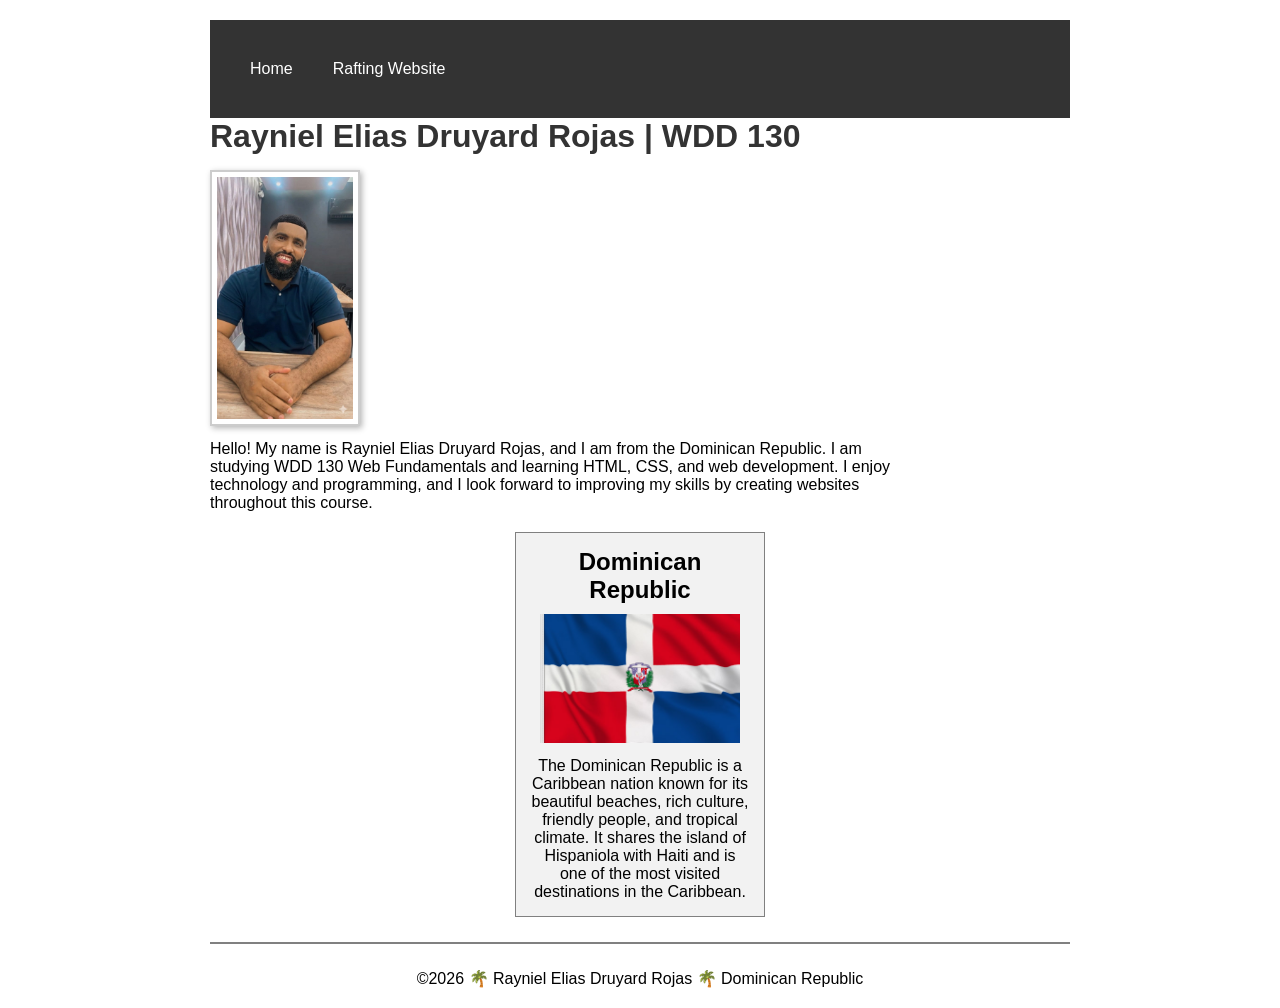
<file: index.html>
<!DOCTYPE html>
<html lang="en-US">

<head>
  <meta charset="UTF-8">
  <meta name="viewport" content="width=device-width, initial-scale=1.0">
  <title>Rayniel Elias Druyard Rojas | WDD 130</title>
  <meta name="description"
    content="Home page for Rayniel Elias Druyard Rojas in WDD 130 at BYU-Idaho. This site highlights my web development journey and skills.">
  <meta name="author" content="Rayniel Elias Druyard Rojas">
  <link rel="stylesheet" href="styles/styles.css">
</head>

<body>

  <header>
    <nav>
      <a href="#">Home</a>
      <a href="wwr/">Rafting Website</a>
    </nav>
  </header>

  <main>

    <h1>Rayniel Elias Druyard Rojas | WDD 130</h1>

    <img src="images/profile.jpg" alt="Rayniel Elias Druyard Rojas">

    <p>
      Hello! My name is Rayniel Elias Druyard Rojas, and I am from the Dominican Republic.
      I am studying WDD 130 Web Fundamentals and learning HTML, CSS, and web development.
      I enjoy technology and programming, and I look forward to improving my skills by creating
      websites throughout this course.
    </p>

  </main>

  <aside>
    <h2>Dominican Republic</h2>

    <img src="images/dominican-republic.jpg" alt="Flag of the Dominican Republic">

    <p>
      The Dominican Republic is a Caribbean nation known for its beautiful beaches,
      rich culture, friendly people, and tropical climate. It shares the island of
      Hispaniola with Haiti and is one of the most visited destinations in the Caribbean.
    </p>
  </aside>

  <footer>
    <p>©2026 🌴 Rayniel Elias Druyard Rojas 🌴 Dominican Republic</p>
  </footer>

</body>

</html>
</file>
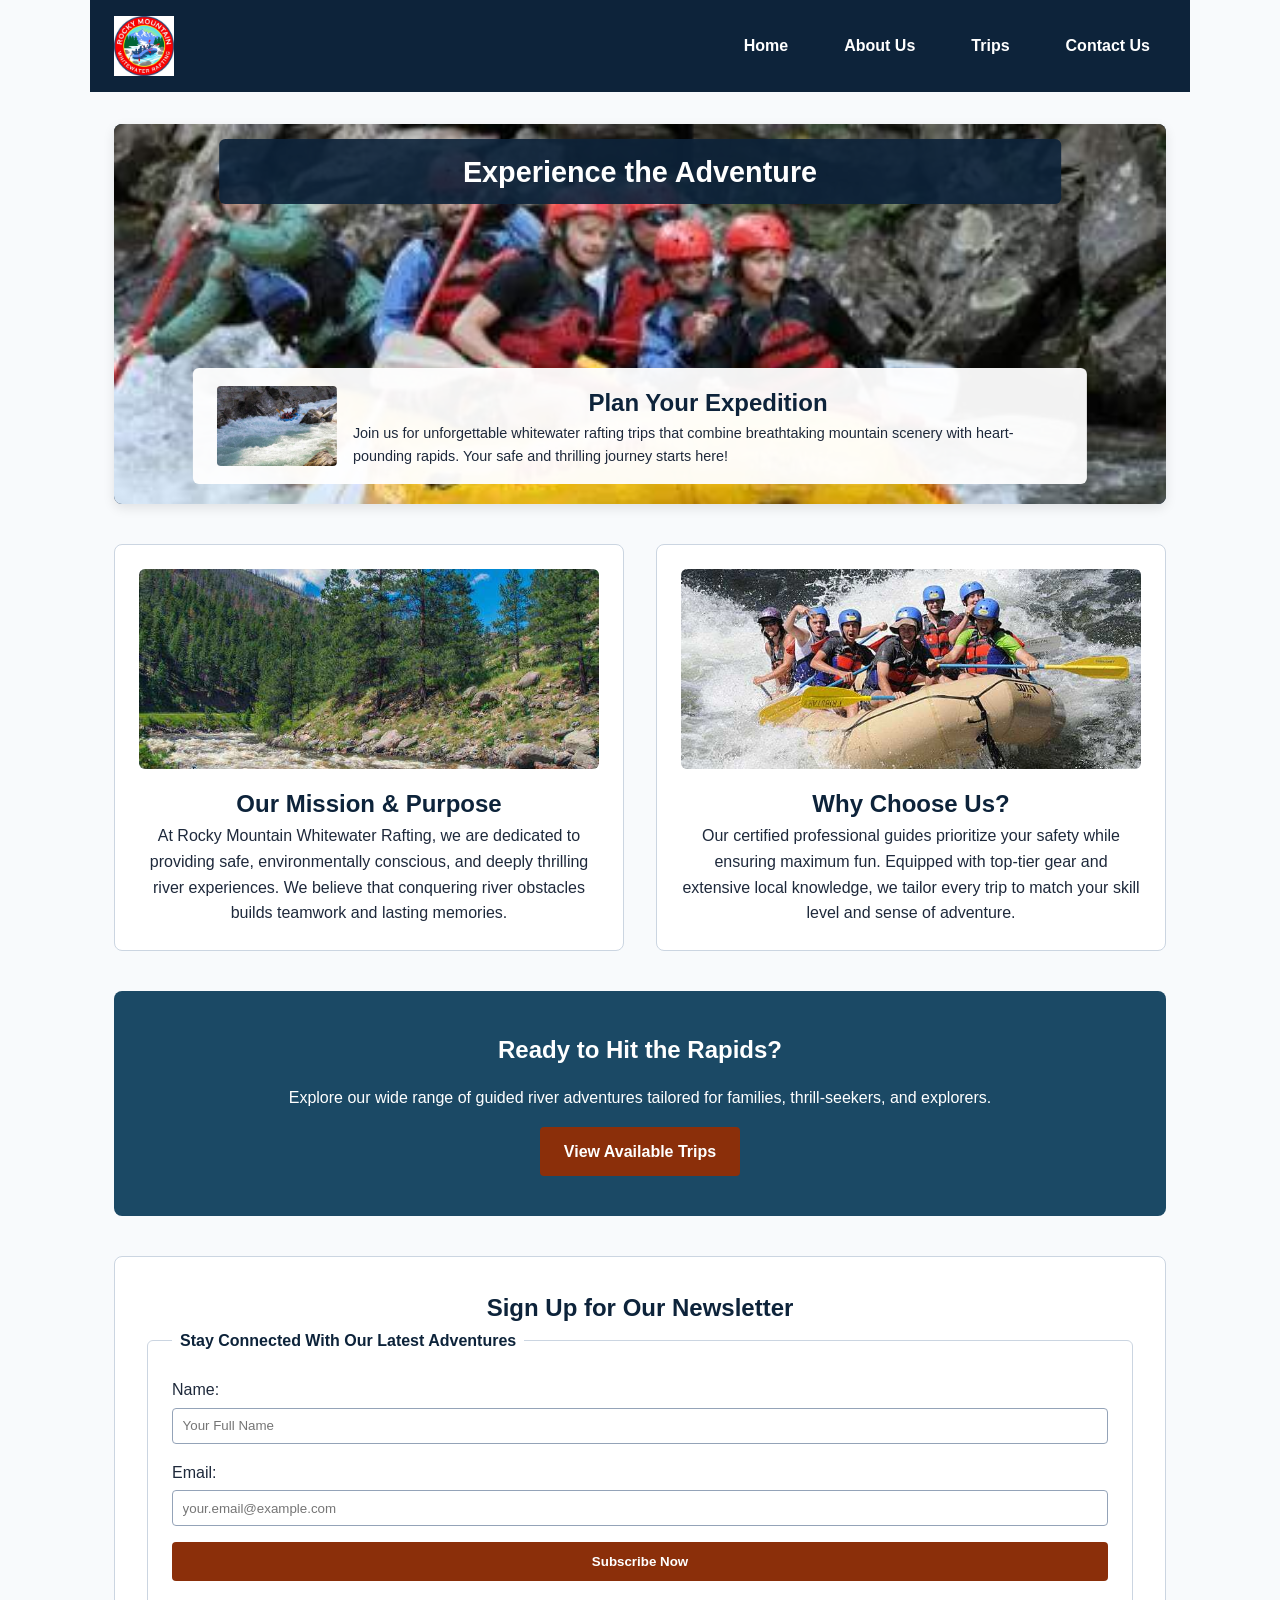
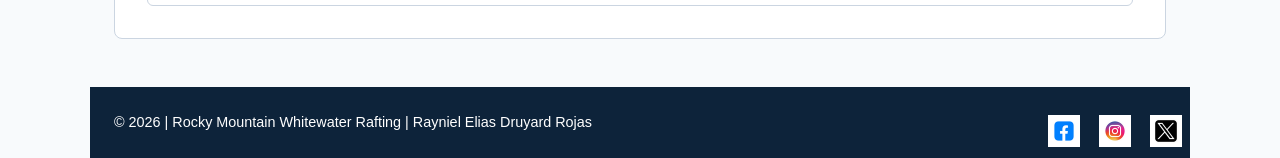
<file: wwr/index.html>
<!DOCTYPE html>
<html lang="en-US">
<head>
    <meta charset="utf-8">
    <meta name="viewport" content="width=device-width, initial-scale=1.0">
    <title>Home | Rocky Mountain Whitewater Rafting</title>
    <meta name="description" content="Welcome to Rocky Mountain Whitewater Rafting. Book your ultimate river adventure, explore trip options, and join our newsletter today.">
    <meta name="author" content="Rayniel Elias Druyard Rojas">
    <link rel="stylesheet" href="styles/rafting.css">
</head>
<body>
    <header>
        <img src="images/logo.png" alt="Rocky Mountain Whitewater Rafting Logo" class="logo">
        <nav>
            <a href="index.html">Home</a>
            <a href="about.html">About Us</a>
            <a href="trips.html">Trips</a>
            <a href="contact.html">Contact Us</a>
        </nav>
    </header>

    <main>
        <!-- Hero Section con Titulo Flotante y Tarjeta Descriptiva -->
        <div class="hero">
            <img src="images/hero.jpg" alt="Whitewater rafting adventure team braving river rapids">
            <h1>Experience the Adventure</h1>
            <article class="hero-card">
                <img src="images/rafting1.jpg" alt="Small raft thumbnail">
                <div class="hero-card-content">
                    <h2>Plan Your Expedition</h2>
                    <p>Join us for unforgettable whitewater rafting trips that combine breathtaking mountain scenery with heart-pounding rapids. Your safe and thrilling journey starts here!</p>
                </div>
            </article>
        </div>

        <!-- Secciones en CSS Grid (2 Columnas con Imagenes y Texto) -->
        <section class="home-grid">
            <div class="card">
                <img src="images/rafting2.jpg" alt="Scenic river surrounded by pine trees">
                <h2>Our Mission & Purpose</h2>
                <p>At Rocky Mountain Whitewater Rafting, we are dedicated to providing safe, environmentally conscious, and deeply thrilling river experiences. We believe that conquering river obstacles builds teamwork and lasting memories.</p>
            </div>
            <div class="card">
                <img src="images/rafting3.jpg" alt="Rafting team navigating intense rapids together">
                <h2>Why Choose Us?</h2>
                <p>Our certified professional guides prioritize your safety while ensuring maximum fun. Equipped with top-tier gear and extensive local knowledge, we tailor every trip to match your skill level and sense of adventure.</p>
            </div>
        </section>

        <!-- Banner Call to Action (CTA) -->
        <section class="cta-banner">
            <h2>Ready to Hit the Rapids?</h2>
            <p>Explore our wide range of guided river adventures tailored for families, thrill-seekers, and explorers.</p>
            <a href="trips.html" class="btn">View Available Trips</a>
        </section>

        <!-- Formulario Newsletter -->
        <section class="newsletter-section">
            <h2>Sign Up for Our Newsletter</h2>
            <form class="newsletter-form">
                <fieldset>
                    <legend>Stay Connected With Our Latest Adventures</legend>
                    <div class="form-item">
                        <label for="user-name">Name:</label>
                        <input type="text" id="user-name" name="user-name" placeholder="Your Full Name" required>
                    </div>
                    <div class="form-item">
                        <label for="user-email">Email:</label>
                        <input type="email" id="user-email" name="user-email" placeholder="your.email@example.com" required>
                    </div>
                    <button type="submit" class="btn">Subscribe Now</button>
                </fieldset>
            </form>
        </section>
    </main>

    <footer>
        <p>© 2026 | Rocky Mountain Whitewater Rafting | Rayniel Elias Druyard Rojas</p>
        <nav class="socialmedia">
            <a href="https://facebook.com" target="_blank"><img src="images/facebook.png" alt="Facebook Icon"></a>
            <a href="https://instagram.com" target="_blank"><img src="images/instagram.png" alt="Instagram Icon"></a>
            <a href="https://x.com" target="_blank"><img src="images/x-logo.png" alt="X / Twitter Icon"></a>
        </nav>
    </footer>
</body>
</html>
</file>
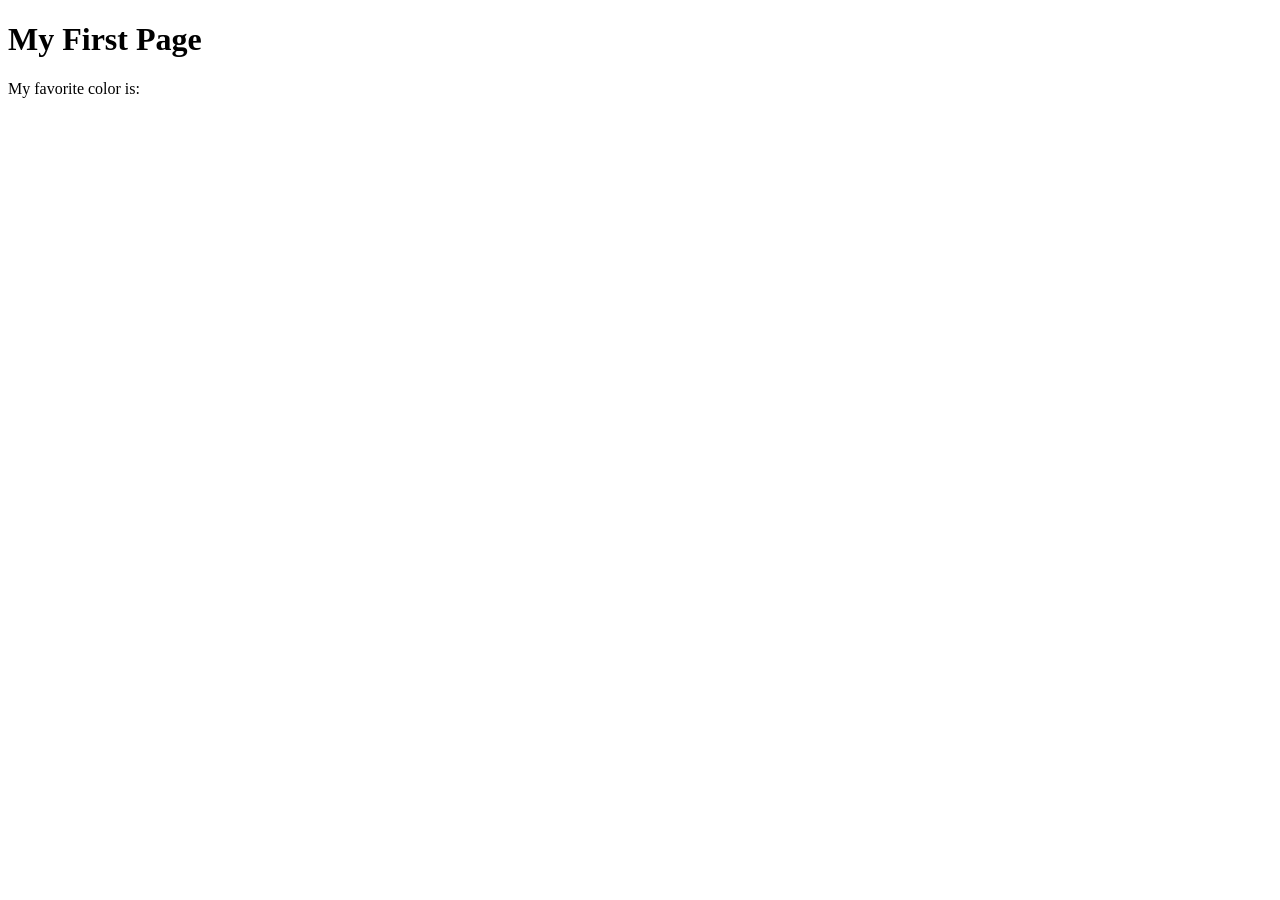
<file: week01/first-page.html>
<!DOCTYPE html>
<html lang="en">
<head>
    <meta charset="UTF-8">
    <meta name="viewport" content="width=device-width, initial-scale=1.0">
    <title>My First Page</title>
</head>
<body>
    <h1>My First Page</h1>
    <p>My favorite color is: </p>
</body>
</html>
</file>
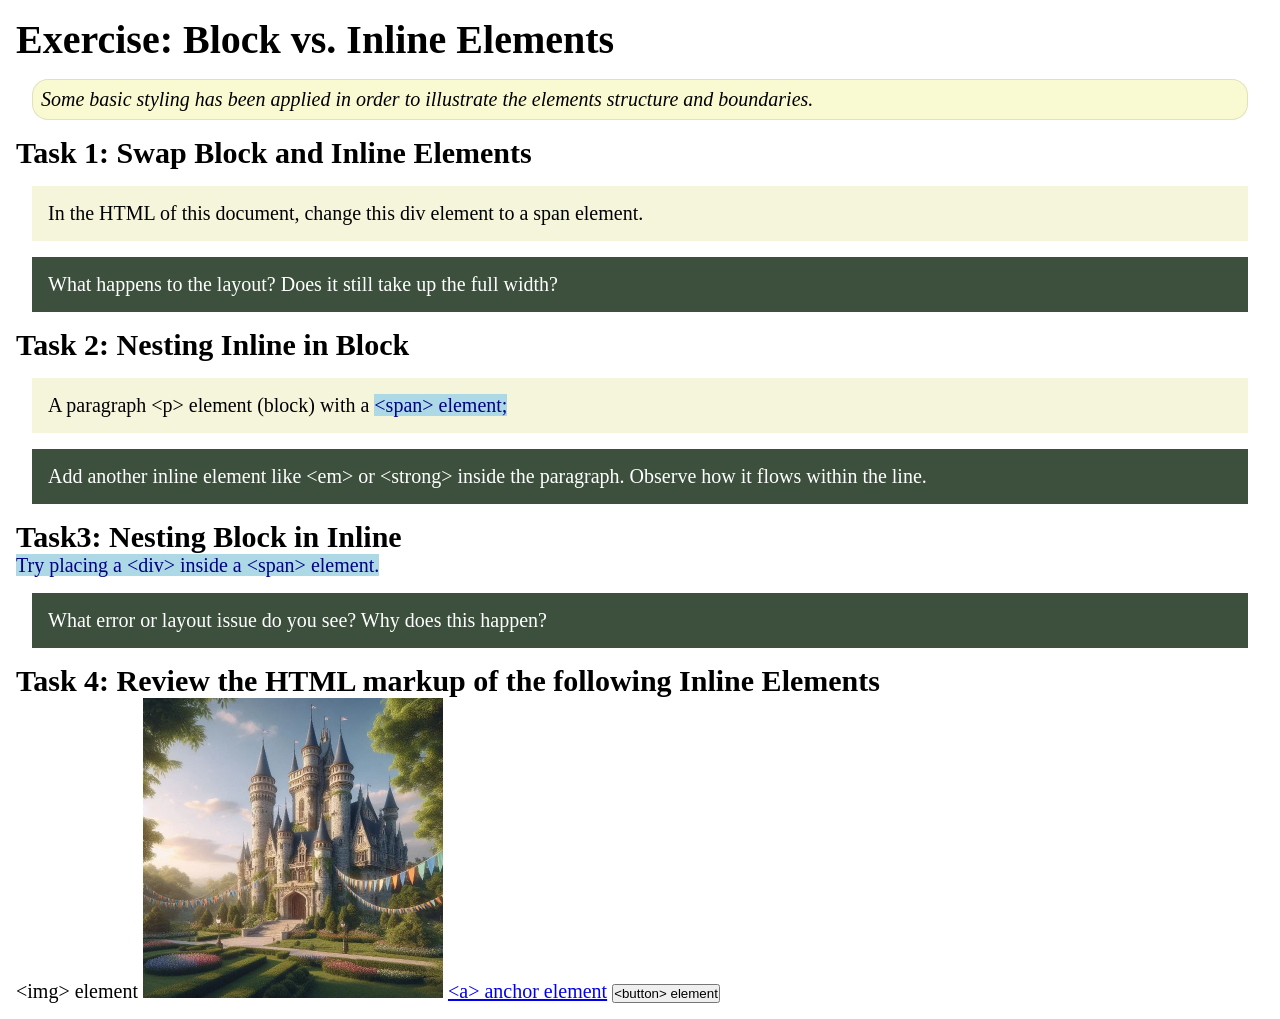
<file: week02/block-vs-inline.html>
<!DOCTYPE html>
<html lang="en">

<head>
    <meta charset="UTF-8">
    <meta name="viewport" content="width=device-width, initial-scale=1.0">
    <title>Exercise: Block vs. Inline Elements</title>
    <link rel="stylesheet" href="styles/block-vs-inline.css">
</head>

<body>
    <main>
        <h1>Exercise: Block vs. Inline Elements</h1>
        <p class="note">Some basic styling has been applied in order to illustrate the elements structure and
            boundaries.</p>

        <h2>Task 1: Swap Block and Inline Elements</h2>
        <div>In the HTML of this document, change this div element to a span element.</div>

        <p class="question">What happens to the layout? Does it still take up the full width?</p>

        <h2>Task 2: Nesting Inline in Block</h2>
        <p>A paragraph &lt;p&gt; element (block) with a <span>&lt;span&gt; element;</span></p>
        <p class="question">Add another inline element like &lt;em&gt; or &lt;strong&gt; inside the paragraph. Observe
            how it flows within the line.</p>

        <h2>Task3: Nesting Block in Inline</h2>
        <span>Try placing a &lt;div&gt; inside a &lt;span&gt; element.</span>
            <p class="question">What error or layout issue do you see? Why does this happen?</p>


            <h2>Task 4: Review the HTML markup of the following Inline Elements</h2>
        &lt;img&gt; element
        <img src="images/castle.webp" alt="placeholder image (images are inline)" width="300" height="300">
        <a href="https://churchofjesuschrist.org">&lt;a&gt; anchor element</a>
        <button type="button">&lt;button&gt; element</button>
    </main>
</body>

</html>
</file>
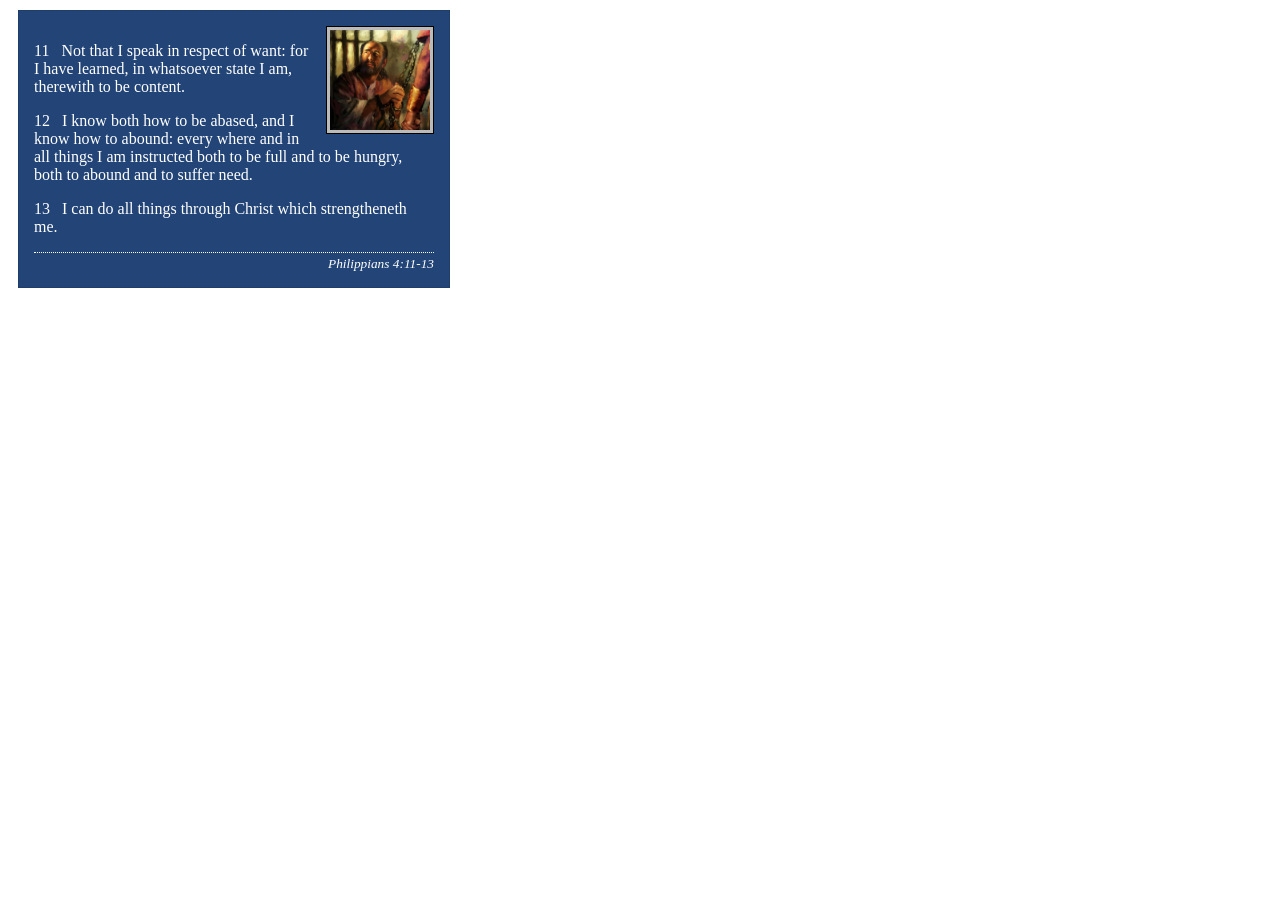
<file: week02/box-model-solution.html>
<!DOCTYPE html>
<html lang="en">
<head>
    <meta charset="UTF-8">
    <meta name="viewport" content="width=device-width, initial-scale=1.0">
    <title>Box Model Activity</title>
    <link rel="stylesheet" href="styles/box-model-solution.css">
</head>
<body>
    <main>
        <div class="callout">
            <img src="images/apostle-paul-imprisoned.webp" alt="Paul the Apostle - Imprisoned in Rome" width="200" height="200">
            <blockquote>
                <p>11 &nbsp; Not that I speak in respect of want: for I have learned, in whatsoever state I am, therewith to be content.</p>
                <p>12 &nbsp; I know both how to be abased, and I know how to abound: every where and in all things I am instructed both to be full and to be hungry, both to abound and to suffer need.</p>
                <p>13 &nbsp; I can do all things through Christ which strengtheneth me.</p>
            </blockquote>
            <cite>Philippians 4:11-13</cite>
        </div>
    </main>
</body>
</html>
</file>
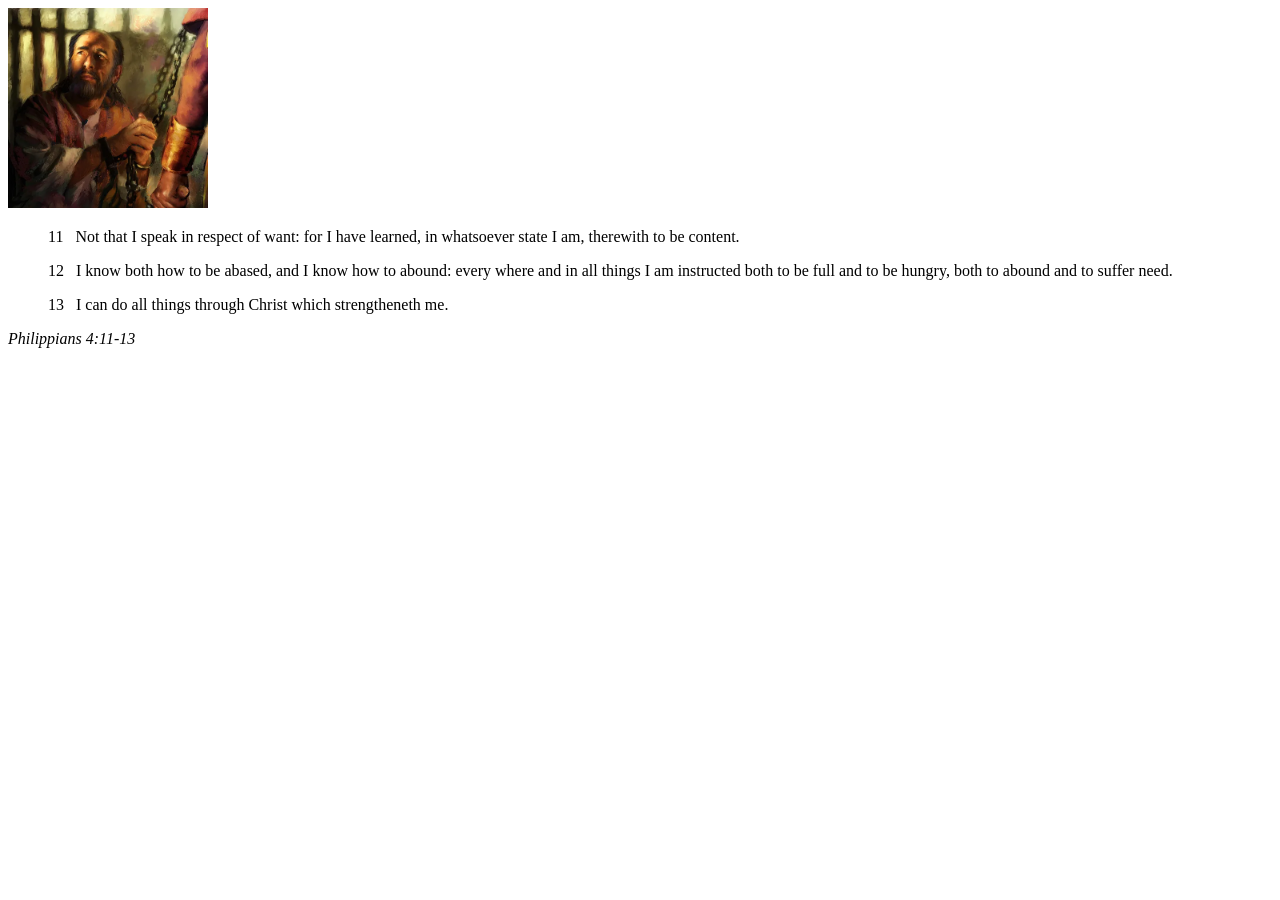
<file: week02/box-model.html>
<!DOCTYPE html>
<html lang="en">
<head>
    <meta charset="UTF-8">
    <meta name="viewport" content="width=device-width, initial-scale=1.0">
    <title>Box Model Activity</title>
</head>
<body>
    <main>
        <div class="callout">
            <img src="images/apostle-paul-imprisoned.webp" alt="Paul the Apostle - Imprisoned in Rome" width="200" height="200">
            <blockquote>
                <p>11 &nbsp; Not that I speak in respect of want: for I have learned, in whatsoever state I am, therewith to be content.</p>
                <p>12 &nbsp; I know both how to be abased, and I know how to abound: every where and in all things I am instructed both to be full and to be hungry, both to abound and to suffer need.</p>
                <p>13 &nbsp; I can do all things through Christ which strengtheneth me.</p>
            </blockquote>
            <cite>Philippians 4:11-13</cite>
        </div>
    </main>
</body>
</html>
</file>
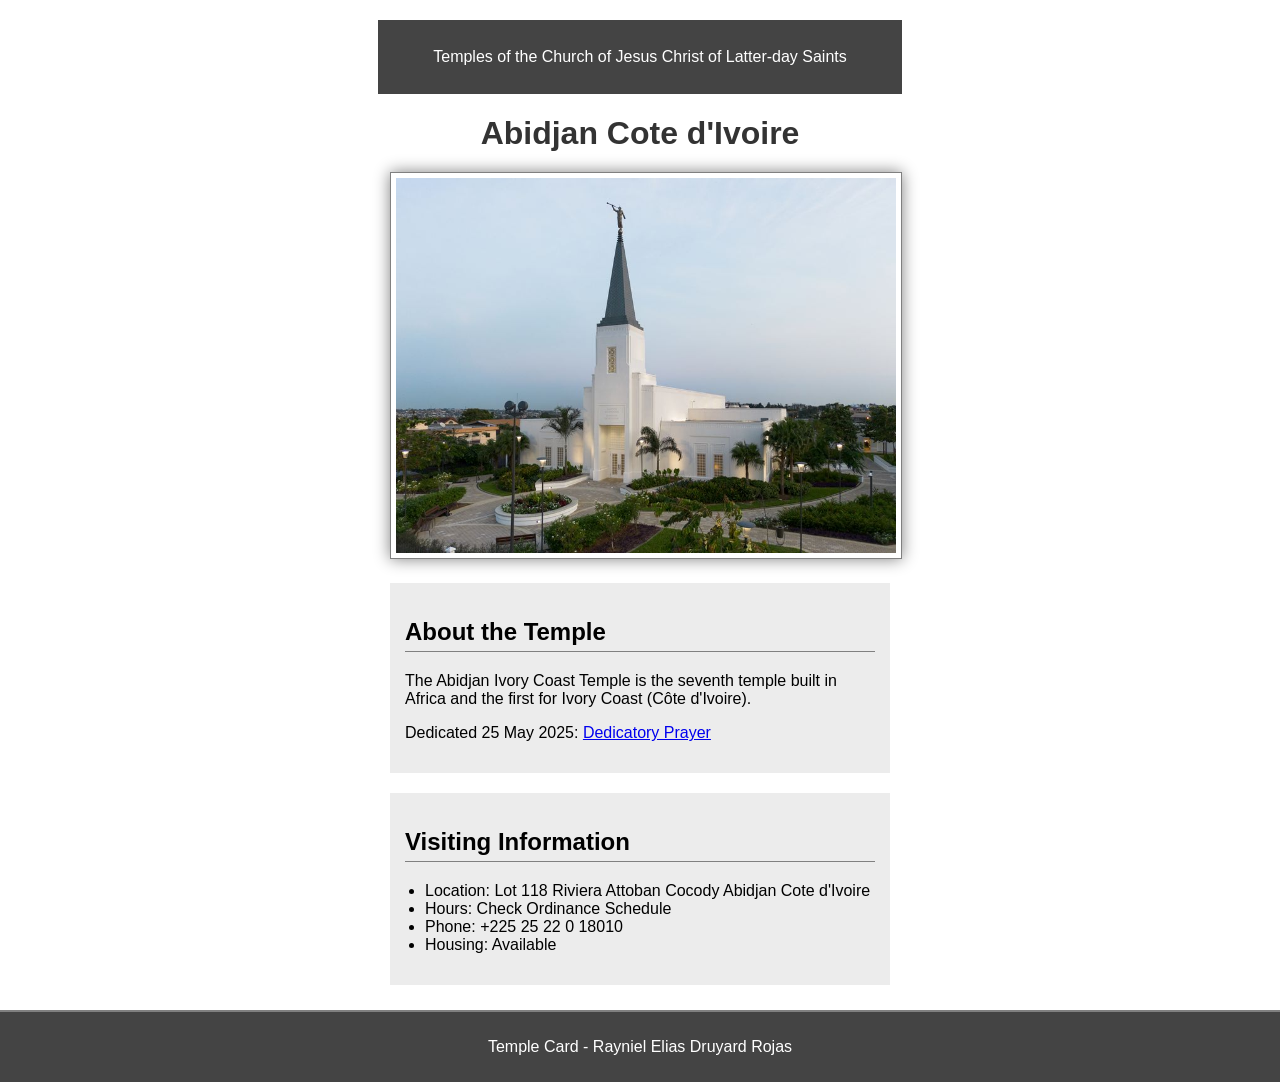
<file: week02/temple.html>
<!DOCTYPE html>
<html lang="en">

<head>
    <meta charset="UTF-8">
    <meta name="viewport" content="width=device-width, initial-scale=1.0">
    <title>Temple Card - Abidjan Cote d'Ivoire</title>
    <link rel="stylesheet" href="styles/temple.css">
</head>

<body>
    <header>
        <p>Temples of the Church of Jesus Christ of Latter-day Saints</p>
    </header>
    <main>
        <h1>Abidjan Cote d'Ivoire</h1>
        <picture>
            <img src="images/abidjan-ivory-coast.jpeg" alt="Abidjan Cote d'Ivoire Temple">
        </picture>
        <section>
            <h2>About the Temple</h2>
            <p>The Abidjan Ivory Coast Temple is the seventh temple built in Africa and the first
                for Ivory Coast (Côte
                d'Ivoire).</p>
            <p>Dedicated 25 May 2025: <a
                  href="https://www.churchofjesuschrist.org/temples/dedicatory-prayer/abidjan-ivory-coast-temple/2025-05-25?lang=eng"
                  target="_blank" rel="noopener noreferrer">Dedicatory Prayer</a></p>
        </section>
        <section>
            <h2>Visiting Information</h2>
            <ul>
                <li>Location: Lot 118 Riviera Attoban Cocody Abidjan Cote d'Ivoire</li>
                <li>Hours: Check Ordinance Schedule</li>
                <li>Phone: +225 25 22 0 18010</li>
                <li>Housing: Available</li>
            </ul>
        </section>
    </main>
    <footer>
        <p>Temple Card - Rayniel Elias Druyard Rojas</p>
    </footer>
</body>

</html>
</file>
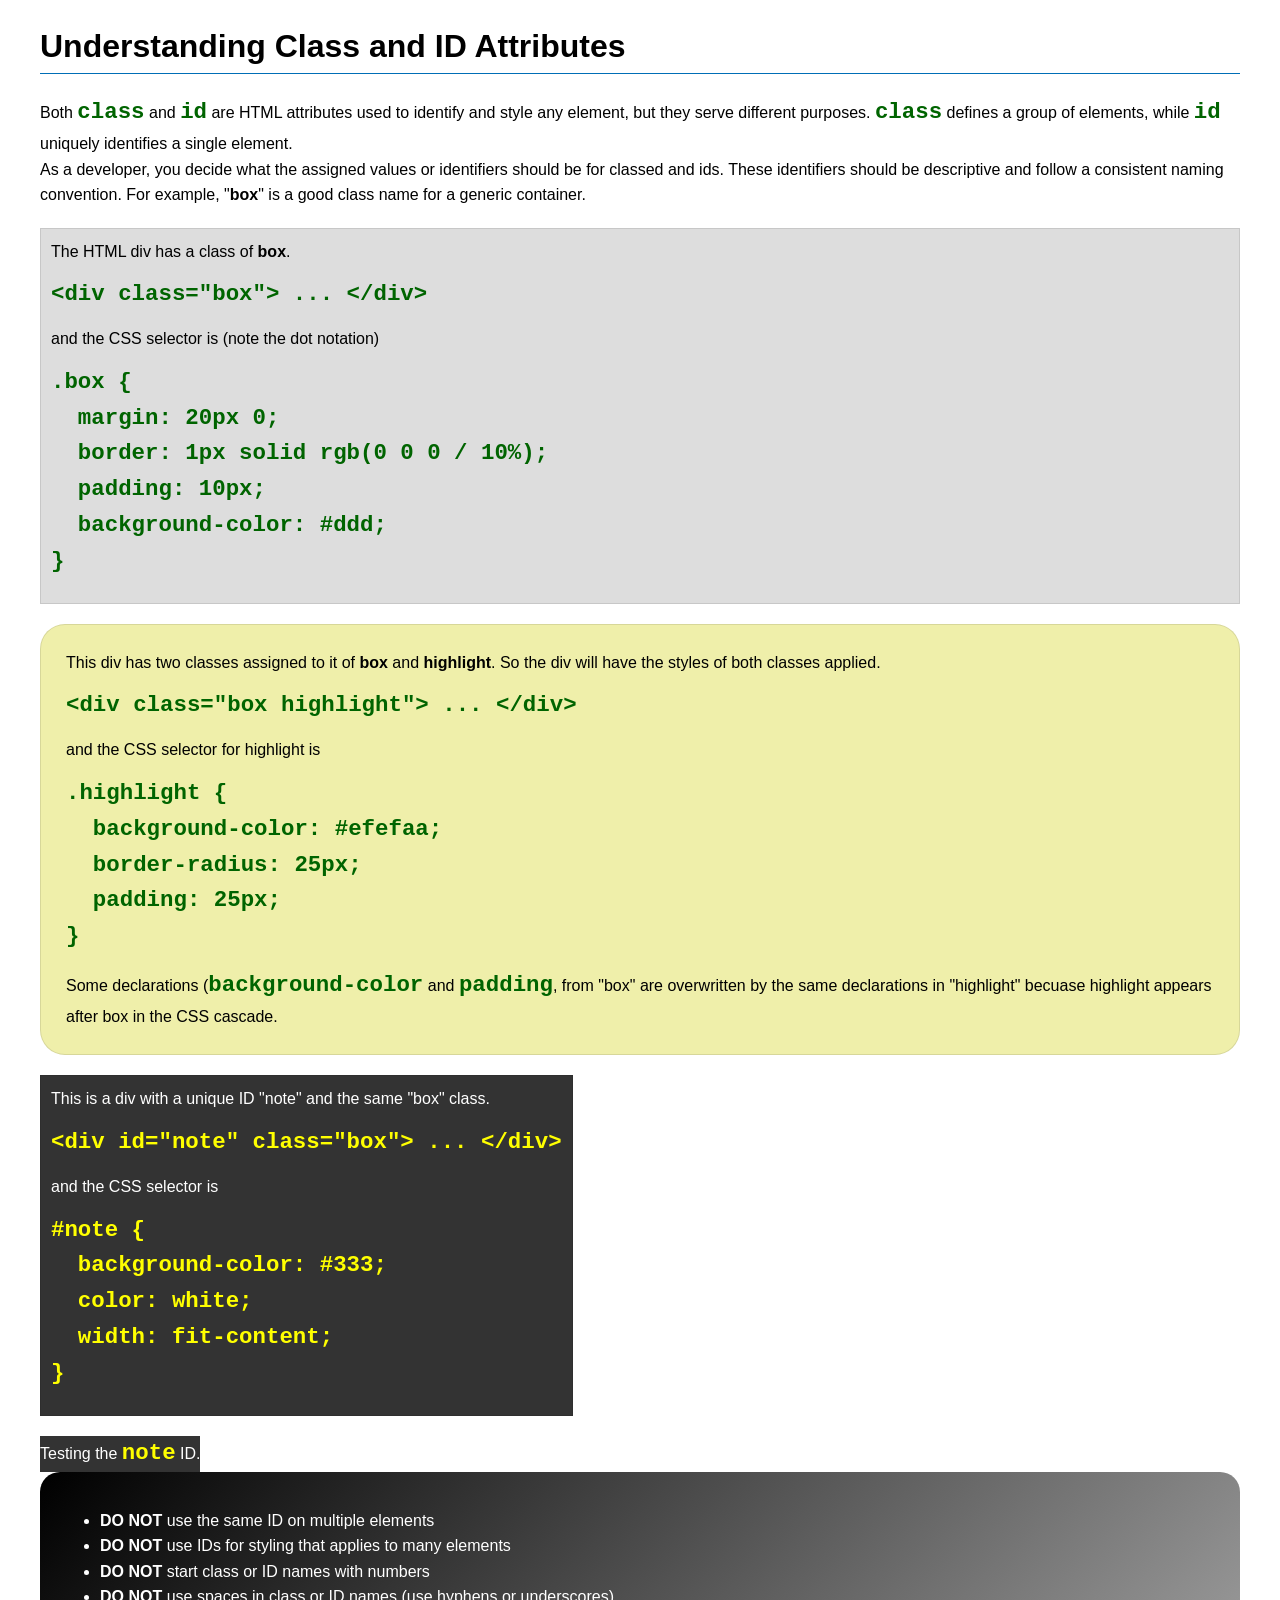
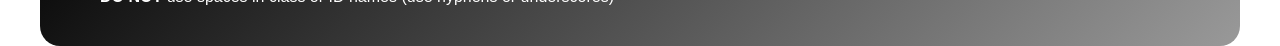
<file: week03/class-and-id.html>
<!DOCTYPE html>
<html lang="en">

<head>
    <meta charset="UTF-8">
    <meta name="viewport" content="width=device-width, initial-scale=1.0">
    <title>Class vs ID Attributes</title>
    <link rel="stylesheet" href="styles/class-and-id.css">
</head>

<body>
    <h1>Understanding Class and ID Attributes</h1>
    <p>Both <code>class</code> and <code>id</code> are HTML attributes used to identify and style any element, but they
        serve different purposes. <code>class</code> defines a group of elements, while <code>id</code> uniquely
        identifies a single element.</p>
    <p>As a developer, you decide what the assigned values or identifiers should be for classed and ids. These
        identifiers should be
        descriptive and follow a consistent naming convention. For example, "<strong>box</strong>" is a good class name
        for a generic container.</p>
    <div class="box">
        <p>The HTML div has a class of <strong>box</strong>.</p>
        <pre><code class="html">&lt;div class="box"&gt; ... &lt;/div&gt;</code></pre>
        and the CSS selector is (note the dot notation)
        <pre><code class="css">.box {
  margin: 20px 0;
  border: 1px solid rgb(0 0 0 / 10%);
  padding: 10px;
  background-color: #ddd; 
}</code></pre>
    </div>

    <div class="box highlight">
        <p>This div has two classes assigned to it of <strong>box</strong> and <strong>highlight</strong>. So the div
            will have the styles of both classes applied.</p>
        <pre><code class="html">&lt;div class="box highlight"&gt; ... &lt;/div&gt;</code></pre>
        and the CSS selector for highlight is
        <pre><code class="css">.highlight {
  background-color: #efefaa;
  border-radius: 25px;
  padding: 25px;
}</code></pre>
<p>Some declarations (<code>background-color</code> and <code>padding</code>, from "box" are overwritten by the same declarations in "highlight" becuase highlight appears after box in the CSS cascade.</p>
    </div>

    <div id="note" class="box">
        <p>This is a div with a unique ID "note" and the same "box" class.</p>
        <pre><code class="html">&lt;div id="note" class="box"&gt; ... &lt;/div&gt;</code></pre>
        and the CSS selector is
        <pre><code class="css">#note {
  background-color: #333;
  color: white;
  width: fit-content;
}</code></pre>
    </div>

    <div id="note">
        <p>Testing the <code>note</code> ID.</p>
    </div>

    <section id="best-practice">
        <ul>
            <li><strong>DO NOT</strong> use the same ID on multiple elements</li>
            <li><strong>DO NOT</strong> use IDs for styling that applies to many elements</li>
            <li><strong>DO NOT</strong> start class or ID names with numbers</li>
            <li><strong>DO NOT</strong> use spaces in class or ID names (use hyphens or underscores)</li>
        </ul>
    </section>




</body>

</html>
</file>
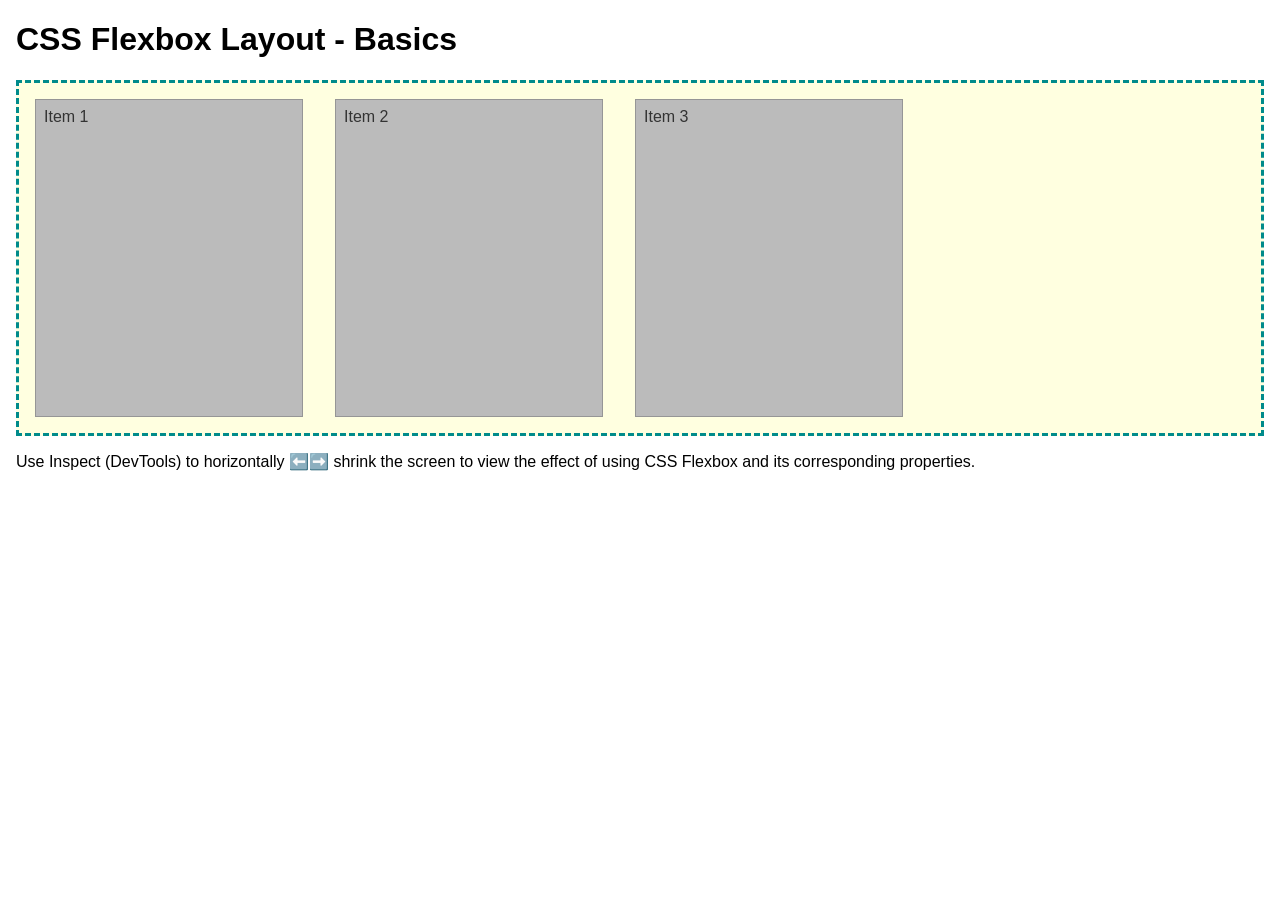
<file: week04/flexbox-layout.html>
<!DOCTYPE html>
<html lang="en">
<head>
    <meta charset="UTF-8">
    <meta name="viewport" content="width=device-width, initial-scale=1.0">
    <title>CSS Flexbox Layout - Basics</title>
    <link rel="stylesheet" href="styles/flexbox.css">
</head>
<body>
    <main>
        <h1>CSS Flexbox Layout - Basics</h1>
        <div class="flex-container">
            <div class="flex-item item1">Item 1</div>
            <div class="flex-item item2">Item 2</div>
            <div class="flex-item item3">Item 3</div>
        </div>
        <p>Use Inspect (DevTools) to horizontally ⬅️➡️ shrink the screen to view the effect of using CSS Flexbox and its corresponding properties.</p>
    </main>
</body>
</html>
</file>
<file: styles/styles.css>
* {
    margin: 0;
    padding: 0;
    box-sizing: border-box;
}

body {
    font-family: Arial, Helvetica, sans-serif;
    max-width: 900px;
    margin: 0 auto;
    padding: 20px;
}

header {
    background-color: #333;
    padding: 15px;
}

nav {
    display: flex;
    gap: 20px;
    background-color: #333;
    padding: 15px;
}

nav a {
    color: white;
    text-decoration: none;
    padding: 10px;
    display: block;
}

main {
    max-width: 700px;
}

h1 {
    color: #333;
}

main img {
    width: 150px;
    height: auto;
    margin-top: 15px;
    border: 2px solid #ccc;
    padding: 5px;
    box-shadow: 2px 2px 6px rgba(0, 0, 0, 0.3);
}

p {
    padding: 0;
    margin-top: 10px;
}

aside {
    width: 250px;
    margin: 20px auto;
    border: 1px solid gray;
    padding: 15px;
    background-color: #f2f2f2;
    color: black;
    text-align: center;
}

aside img {
    width: 200px;
    height: auto;
    margin-top: 10px;
}

footer {
    margin-top: 25px;
    border-top: 2px solid gray;
    text-align: center;
    padding-top: 15px;
}
</file>
<file: wwr/styles/rafting.css>
/* ===================================================
   1. VARIABLES & GENERAL RESET
   =================================================== */
:root {
  --primary-color: #0d233a;
  --secondary-color: #1b4965;
  --accent-color: #8b2f0a; /* Ajustado para cumplir estricto contraste WCAG AA con texto blanco */
  --accent-hover: #6b2106;
  --bg-color: #f8fafc;
  --card-bg: #ffffff;
  --text-color: #1e293b;
  --font-family: Arial, Helvetica, sans-serif;
}

* {
  box-sizing: border-box;
  margin: 0;
  padding: 0;
}

body {
  font-family: var(--font-family);
  color: var(--text-color);
  background-color: var(--bg-color);
  line-height: 1.6;
}

img {
  max-width: 100%;
  height: auto;
  display: block;
}

header, main, footer {
  max-width: 1100px;
  margin-left: auto;
  margin-right: auto;
  width: 100%;
}

/* ===================================================
   2. HEADER & NAVIGATION
   =================================================== */
header {
  background-color: var(--primary-color);
  display: flex;
  justify-content: space-between;
  align-items: center;
  padding: 1rem 1.5rem;
}

header img, header .logo {
  height: 60px;
  width: auto;
}

nav {
  display: flex;
  gap: 1.5rem;
}

nav a {
  color: #ffffff;
  text-decoration: none;
  font-weight: bold;
  padding: 0.5rem 1rem;
  border-radius: 4px;
  transition: background 0.3s;
}

nav a:hover {
  background-color: var(--secondary-color);
  color: #fde047;
}

/* ===================================================
   3. MAIN & BUTTONS
   =================================================== */
main {
  margin: 2rem auto;
  padding: 0 1.5rem;
  display: flex;
  flex-direction: column;
  gap: 2.5rem;
}

h1, h2, h3 {
  color: var(--primary-color);
  text-align: center;
}

.btn {
  display: inline-block;
  background-color: var(--accent-color);
  color: #ffffff;
  padding: 0.75rem 1.5rem;
  text-decoration: none;
  font-weight: bold;
  border-radius: 4px;
  border: none;
  cursor: pointer;
  text-align: center;
  transition: background 0.3s;
}

.btn:hover {
  background-color: var(--accent-hover);
}

/* ===================================================
   4. HERO BANNER
   =================================================== */
.hero {
  position: relative;
  width: 100%;
  border-radius: 8px;
  overflow: hidden;
  box-shadow: 0 4px 12px rgba(0,0,0,0.1);
  background-color: var(--primary-color);
}

.hero > img {
  width: 100%;
  height: 380px;
  object-fit: cover;
}

.hero h1 {
  position: absolute;
  top: 15px;
  left: 50%;
  transform: translateX(-50%);
  background-color: rgba(13, 35, 58, 0.90);
  color: #ffffff;
  padding: 0.6rem 2rem;
  font-size: 1.8rem;
  width: 80%;
  border-radius: 6px;
}

.hero article, .hero-card, .about-hero-card {
  position: absolute;
  bottom: 20px;
  left: 50%;
  transform: translateX(-50%);
  background-color: rgba(255, 255, 255, 0.95);
  display: flex;
  align-items: center;
  gap: 1rem;
  padding: 1rem 1.5rem;
  width: 85%;
  border-radius: 6px;
}

.hero article img, .hero-card img, .about-hero-card img {
  width: 120px;
  height: 80px;
  object-fit: cover;
  border-radius: 4px;
  flex-shrink: 0;
}

.hero article p, .hero-card p, .about-hero-card p {
  color: #1e293b;
  font-size: 0.9rem;
}

/* ===================================================
   5. HOME PAGE STYLES (CSS GRID EXPLICITO)
   =================================================== */
.home-grid {
  display: grid;
  grid-template-columns: 1fr 1fr;
  gap: 2rem;
}

.home-grid .card {
  background-color: var(--card-bg);
  padding: 1.5rem;
  border-radius: 8px;
  border: 1px solid #cbd5e1;
  text-align: center;
}

.home-grid .card img {
  width: 100%;
  height: 200px;
  object-fit: cover;
  border-radius: 6px;
  margin-bottom: 1rem;
}

.cta-banner {
  background-color: var(--secondary-color);
  color: #ffffff;
  padding: 2.5rem 1.5rem;
  border-radius: 8px;
  text-align: center;
  display: flex;
  flex-direction: column;
  align-items: center;
  gap: 1rem;
}

.cta-banner h2 {
  color: #ffffff;
}

.newsletter-section {
  background-color: var(--card-bg);
  padding: 2rem;
  border-radius: 8px;
  border: 1px solid #cbd5e1;
}

.newsletter-form fieldset {
  border: 1px solid #cbd5e1;
  padding: 1.5rem;
  border-radius: 6px;
  display: flex;
  flex-direction: column;
  gap: 1rem;
}

.newsletter-form legend {
  padding: 0 0.5rem;
  font-weight: bold;
  color: var(--primary-color);
}

.newsletter-form .form-item {
  display: flex;
  flex-direction: column;
  gap: 0.3rem;
}

.newsletter-form input[type="text"],
.newsletter-form input[type="email"] {
  padding: 0.6rem;
  border: 1px solid #94a3b8;
  border-radius: 4px;
}

/* ===================================================
   6. TRIPS PAGE STYLES
   =================================================== */
.trips-hero-intro {
  text-align: center;
  max-width: 800px;
  margin: 0 auto;
}

.trips-cta {
  background-color: #e2e8f0;
  padding: 2rem;
  border-radius: 8px;
  text-align: center;
  display: flex;
  flex-direction: column;
  align-items: center;
  gap: 1rem;
}

.trip-details-grid {
  display: grid;
  grid-template-columns: repeat(3, 1fr);
  gap: 1.5rem;
}

.trip-card {
  background-color: var(--card-bg);
  border: 1px solid #cbd5e1;
  border-radius: 8px;
  padding: 1.2rem;
  display: flex;
  flex-direction: column;
  gap: 0.8rem;
}

.trip-card img {
  width: 100%;
  height: 180px;
  object-fit: cover;
  border-radius: 6px;
}

.trip-table-section {
  background-color: var(--card-bg);
  padding: 2rem;
  border-radius: 8px;
  border: 1px solid #cbd5e1;
}

.trips-table {
  width: 100%;
  border-collapse: collapse;
  margin-top: 1rem;
}

.trips-table th, .trips-table td {
  border: 1px solid #cbd5e1;
  padding: 0.75rem 1rem;
  text-align: left;
}

.trips-table th {
  background-color: var(--primary-color);
  color: #ffffff;
}

.trips-table tr:nth-child(even) {
  background-color: #f1f5f9;
}

/* ===================================================
   7. ABOUT PAGE STYLES
   =================================================== */
.history-section, .adventures-section {
  background-color: var(--card-bg);
  padding: 2rem;
  border-radius: 8px;
  border: 1px solid #cbd5e1;
}

.history-grid {
  display: grid;
  grid-template-columns: 1fr 280px 1fr;
  gap: 1.5rem;
  align-items: center;
}

.history-grid img {
  width: 100%;
  height: 200px;
  object-fit: cover;
  border-radius: 6px;
}

.adventures-grid {
  display: grid;
  grid-template-columns: repeat(5, 1fr);
  gap: 1rem;
  margin-top: 1rem;
}

.adventures-grid figure {
  background: #ffffff;
  border: 1px solid #cbd5e1;
  border-radius: 6px;
  padding: 0.5rem;
  text-align: center;
}

.adventures-grid img {
  width: 100%;
  height: 120px;
  object-fit: cover;
  border-radius: 4px;
}

.adventures-grid figcaption {
  font-size: 0.85rem;
  font-weight: bold;
  margin-top: 0.5rem;
  color: var(--primary-color);
}

/* ===================================================
   8. CONTACT PAGE STYLES
   =================================================== */
.company-info {
  text-align: center;
}

.contact-container {
  display: grid;
  grid-template-columns: 1fr 1fr;
  gap: 2rem;
  background-color: var(--card-bg);
  padding: 2rem;
  border-radius: 8px;
  border: 1px solid #cbd5e1;
  align-items: start;
}

.map-container iframe {
  width: 100%;
  height: 100%;
  min-height: 380px;
  border: none;
  border-radius: 6px;
}

.contact-form {
  display: flex;
  flex-direction: column;
  gap: 1rem;
}

.form-item {
  display: flex;
  flex-direction: column;
  gap: 0.3rem;
}

.form-item input[type="text"],
.form-item input[type="email"],
.form-item textarea {
  padding: 0.6rem;
  border: 1px solid #94a3b8;
  border-radius: 4px;
  font-family: inherit;
}

.submit-btn {
  background-color: var(--secondary-color);
  color: #ffffff;
  border: none;
  padding: 0.75rem;
  font-weight: bold;
  cursor: pointer;
  border-radius: 4px;
  transition: background 0.3s;
}

.submit-btn:hover {
  background-color: var(--primary-color);
}

.employees-section {
  background-color: var(--card-bg);
  padding: 2rem;
  border-radius: 8px;
  border: 1px solid #cbd5e1;
  text-align: center;
}

.employees-grid {
  display: grid;
  grid-template-columns: repeat(3, 1fr);
  gap: 1.5rem;
  margin-top: 1rem;
}

.employees-grid figure {
  border: 1px solid #e2e8f0;
  padding: 0.8rem;
  border-radius: 6px;
  background-color: #ffffff;
}

.employees-grid img {
  width: 100%;
  height: 200px;
  object-fit: cover;
  border-radius: 4px;
}

/* ===================================================
   9. FOOTER & SOCIAL MEDIA
   =================================================== */
footer {
  background-color: var(--primary-color);
  color: #ffffff;
  display: flex;
  justify-content: space-between;
  align-items: center;
  padding: 1.2rem 1.5rem;
  margin-top: 3rem;
}

footer p {
  font-size: 0.9rem;
}

footer .socialmedia {
  display: flex;
  gap: 1.2rem;
  align-items: center;
}

footer .socialmedia a {
  display: inline-block;
  width: 32px;
  height: 32px;
}

footer .socialmedia img {
  width: 32px;
  height: 32px;
  max-width: 32px;
  max-height: 32px;
  object-fit: contain;
}

/* ===================================================
   10. RESPONSIVE DESIGN
   =================================================== */
@media (max-width: 768px) {
  header {
    flex-direction: column;
    gap: 1rem;
  }

  .home-grid,
  .trip-details-grid,
  .history-grid, 
  .adventures-grid, 
  .contact-container, 
  .employees-grid {
    grid-template-columns: 1fr;
  }

  .hero h1 {
    position: static;
    transform: none;
    width: 100%;
  }

  .hero article, .hero-card, .about-hero-card {
    position: static;
    transform: none;
    width: 100%;
    flex-direction: column;
  }
}
</file>
<file: week02/styles/block-vs-inline.css>
* {
    margin: 0;
    padding: 0;
}

body {
    font-size: 20px;
    margin: 1rem;
}

p,
div {
    background-color: beige;
    margin: 1rem;
    padding: 1rem;
}

span {
    color: navy;
    background-color: lightblue;
}

code {
    margin: 0;
    padding: 0;
    color: green;
    font-size: 1.2rem;
}

.note {
    font-style: italic;
    background-color: lightgoldenrodyellow;
    border-radius: 1rem;
    border: 1px solid rgb(0 0 0 / 10%);
    margin: 1rem;
    padding: .5rem;
}

.question {
    background-color: #3d503d;
    color: #fff;
}
</file>
<file: week02/styles/box-model-solution.css>
.callout {
    max-width: 400px;
    margin: 10px;
    border: 1px solid rgba(0, 0, 0, .1);
    padding: 15px;
    background-color: #247;
    color: #fff;
}

.callout img {
    float: right;
    margin: 0 0 10px 15px;
    border: 1px solid #000;
    padding: 3px;
    background-color: #bbb;
    width: 100px;
    height: auto;

}

blockquote {
    margin: 0;
}

cite {
    display: block;
    border-top: 1px dotted #fff;
    padding-top: 3px;
    text-align: right;
    font-size: smaller;
}
</file>
<file: week02/styles/temple.css>
body {
    font-family: Arial, Helvetica, sans-serif;
    background-color: white;
    margin: 0;
}

/* Navigation */
nav {
    background-color: #333;
    padding: 15px;
}

nav a {
    color: white;
    padding: 10px;
    display: block;
}

/* Header */
header {
    background-color: #444;
    color: white;
    text-align: center;
    padding: 12px;
    max-width: 500px;
    margin: 20px auto;
}

/* Main content */
main {
    max-width: 500px;
    margin: 0 auto;
    text-align: center;
}

h1 {
    color: #333;
    margin-bottom: 20px;
}

main img {
    width: 100%;
    height: auto;
    border: 1px solid gray;
    padding: 5px;
    box-shadow: 0 0 15px gray;
}

/* Sections */
section {
    background-color: #ececec;
    text-align: left;
    margin-top: 20px;
    padding: 15px;
}

section h2 {
    border-bottom: 1px solid gray;
    padding-bottom: 5px;
}

/* Aside */
aside {
    width: 500px;
    margin: 20px auto;
    border: 1px solid gray;
    padding: 15px;
    background-color: #ececec;
    color: #333;
}

aside img {
    width: 200px;
    height: auto;
}

/* Paragraphs */
p {
    padding: 0;
}

/* Footer */
footer {
    background-color: #444;
    color: white;
    margin-top: 25px;
    border-top: 2px solid gray;
    text-align: center;
    padding: 10px;
}

ul {
    padding-left: 20px;
}
</file>
<file: week03/styles/class-and-id.css>
body {
    font-family: Arial, sans-serif;
    line-height: 1.6;
    margin: 0;
    padding: 0 40px;
}

h1 {
    border-bottom: 1px solid rgb(0 110 182);
    padding-bottom: 0;
}



p {
    margin: 0;
}

code {
    color: darkgreen;
    font-weight: 700;
    font-size: 1.4rem;
}

/* Class examples - can be reused */

.box {
    margin: 20px 0;
    border: 1px solid rgb(0 0 0 / 10%);
    padding: 10px;
    background-color: #ddd; /* this is shorthand for #dddddd */
}

.highlight {
    background-color: #efefaa;
    border-radius: 25px;
    padding: 25px;
}

/* ID examples - should be unique */

#note {
    background-color: #333;
    color: white;
    width: fit-content;
}

#note code {
    color: yellow;
}

#best-practice {
    background: linear-gradient(135deg, #000 0%, #999 100%);
    color: white;
    border-radius: 20px;
    padding: 20px
}
</file>
<file: week04/styles/flexbox.css>
body {
    font-family: Helvetica, Arial, sans-serif;
    margin: 1rem;
}

.flex-container {
    border: 3px dashed darkcyan;
    background-color: lightyellow;
    display: flex;
    flex-wrap: wrap;
}

.flex-item {
    width: 250px;
    margin: 1rem;
    border: 1px solid rgb(0 0 0 / 20%);
    padding: 0.5rem;
    background-color: #bbb;
    color: #333;
}

.item1 {
    min-height: 100px;
}

.item2 {
    min-height: 200px;
}

.item3 {
    min-height: 300px;
}
</file>
